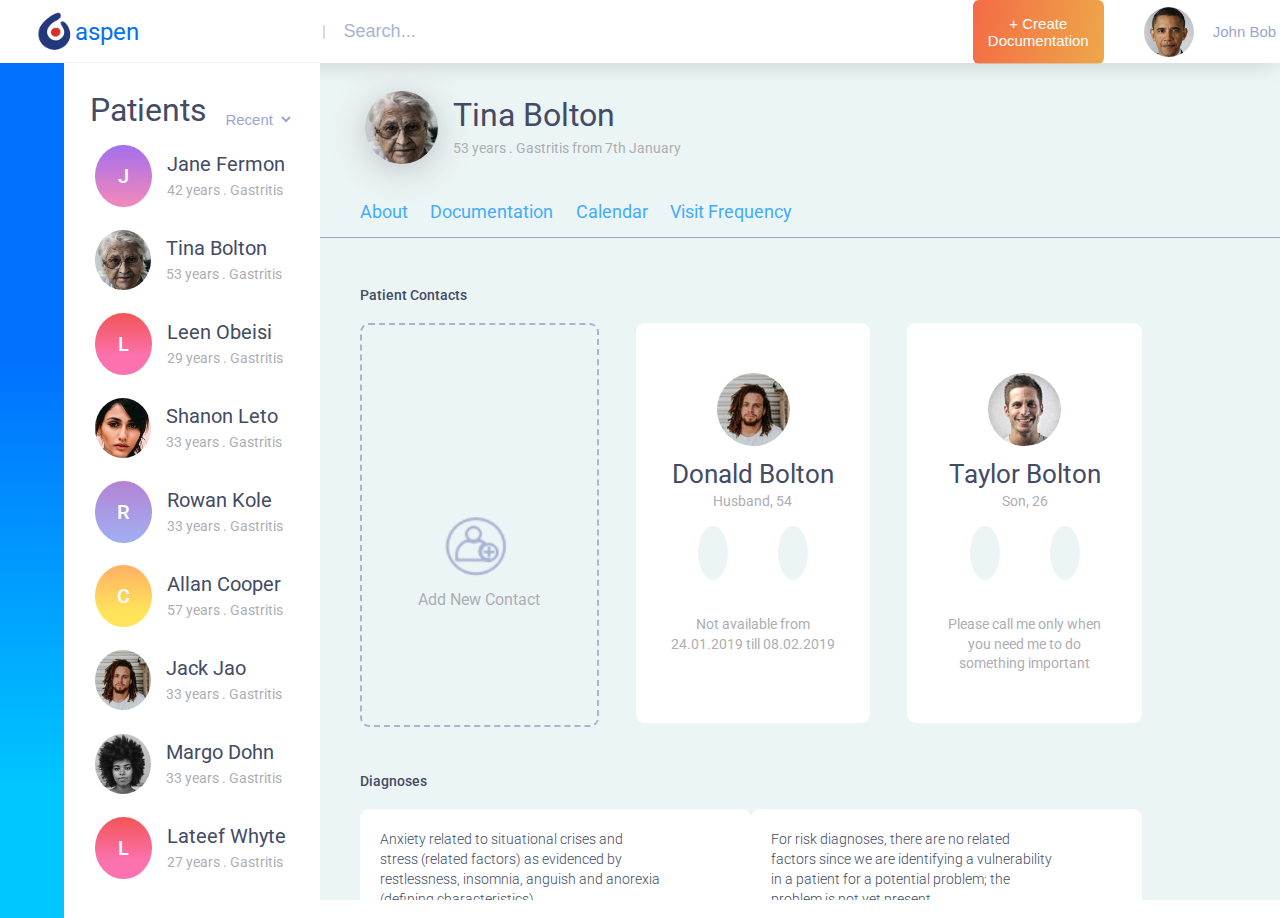
<file: index.html>
<!DOCTYPE html>
<html>
<head>
    <meta charset="utf-8" />
    <meta http-equiv="X-UA-Compatible" content="IE=edge">
    <title>Aspen Medics</title>
    <meta name="viewport" content="width=device-width, initial-scale=1">
    <link rel="stylesheet" type="text/css" media="screen" href="reset.css" />
    <link href="https://fonts.googleapis.com/css?family=Roboto:400,500" rel="stylesheet">
    <link rel="stylesheet" href="https://use.fontawesome.com/releases/v5.7.2/css/all.css" integrity="sha384-fnmOCqbTlWIlj8LyTjo7mOUStjsKC4pOpQbqyi7RrhN7udi9RwhKkMHpvLbHG9Sr" crossorigin="anonymous">
    <link rel="stylesheet" type="text/css" media="screen" href="style.css" />
</head>
<body>
    <div class="page-wrapper">
        <div class="header">
            <a href="#">
                <img class="logo" src="images/logo-aspen.png"/> aspen
            </a>

            <div class="search">
                <i class="fas fa-search"></i>
                <input type="text" name="search" placeholder="Search..."/>
            </div>

            <div class="staff-options">
                <button class="create-documentation">+ Create Documentation</button>
                <div class="doctor-staff">
                    <img src="images/obama.jpg">
                    <select>
                        <option value="recent">John Bob</option>
                        <option value="saab">Log out</option>
                        <option value="opel">Edit Profile</option>
                    </select>
                </div>
            </div>
        </div>

        <div class="sideMenu">
            <div class="icons">
                <div class="icon">
                    <i class="fas fa-calendar "></i>
                </div>

                <div class="icon">
                    <i class="fas fa-users"></i>
                </div>
                

                <div class="icon">
                    <i class="fas fa-comments"></i>
                </div>

                <div class="icon">
                    <i class="fas fa-bell"></i>
                </div>

                <div class="icon arrow-right">
                    <i class="fas fa-arrow-up fa-rotate-90"></i>
                </div>
                
            </div>
            
        </div>

        <div class="aside">
            <div class="patientOption">
                <p>Patients</p>
                <select>
                    <option value="recent">Recent</option>
                    <option value="weekly">Weekly</option>
                    <option value="monthly">Monthly</option>
                    <option value="year">Year</option>
                </select>
            </div>

            <div class="patientList">

                <div class="patient">
                    <div id="gradientJ" class="imageholder gradientpadding">
                        <p>J</p>
                    </div>
                    <div class="patientName">
                        <p>Jane Fermon <i class="fas fa-mars"></i></p>
                        <small>42 years . Gastritis</small>
                    </div>
                </div>

                <div class="patient">
                    <div class="imageholder">
                        <img src="images/mail-3.jpeg">
                    </div>
                    <div class="patientName">
                        <p>Tina Bolton <i class="fas fa-venus"></i></p>
                        <small>53 years . Gastritis</small>
                    </div>
                </div>

                <div class="patient">
                    <div id="gradientL" class="imageholder gradientpadding">
                        <p>L</p>
                    </div>
                    <div class="patientName">
                        <p>Leen Obeisi <i class="fas fa-venus"></i></p>
                        <small>29 years . Gastritis</small>
                    </div>
                </div>

                <div class="patient">
                    <div class="imageholder">
                        <img src="images/face.jpeg">
                    </div>
                    <div class="patientName">
                        <p>Shanon Leto <i class="fas fa-mars"></i></p>
                        <small>33 years . Gastritis</small>
                    </div>
                </div>

                <div class="patient">
                    <div id="gradientR" class="imageholder gradientpadding">
                        <p>R</p>
                    </div>
                    <div class="patientName">
                        <p>Rowan Kole <i class="fas fa-mars"></i></p>
                        <small>33 years . Gastritis</small>
                    </div>
                </div>

                <div class="patient">
                    <div id="gradientC" class="imageholder gradientpadding">
                        <p>C</p>
                    </div>
                    <div class="patientName">
                        <p>Allan Cooper <i class="fas fa-mars"></i></p>
                        <small>57 years . Gastritis</small>
                    </div>
                </div>

                <div class="patient">
                    <div class="imageholder">
                        <img src="images/user.jpeg">
                    </div>
                    <div class="patientName">
                        <p>Jack Jao <i class="fas fa-mars"></i></p>
                        <small>33 years . Gastritis</small>
                    </div>
                </div>

                <div class="patient">
                    <div class="imageholder">
                        <img src="images/afro.jpeg">
                    </div>
                    <div class="patientName">
                        <p>Margo Dohn <i class="fas fa-venus"></i></p>
                        <small>33 years . Gastritis</small>
                    </div>
                </div>

                <div class="patient">
                    <div id="gradientL" class="imageholder gradientpadding">
                        <p>L</p>
                    </div>
                    <div class="patientName">
                        <p>Lateef Whyte <i class="fas fa-mars"></i></p>
                        <small>27 years . Gastritis</small>
                    </div>
                </div>

                <div class="patient">
                    <div class="imageholder">
                        <img src="images/john.jpg">
                    </div>
                    <div class="patientName">
                        <p>Ilyas Mao <i class="fas fa-mars"></i></p>
                        <small>29 years . Gastritis</small>
                    </div>
                </div>

                <div class="patient">
                    <div class="imageholder">
                        <img src="images/user.jpeg">
                    </div>
                    <div class="patientName">
                        <p>May Chao <i class="fas fa-venus"></i></p>
                        <small>43 years . Gastritis</small>
                    </div>
                </div>

                <div class="patient">
                    <div class="imageholder">
                        <img src="images/user.jpeg">
                    </div>
                    <div class="patientName">
                        <p>May Chao <i class="fas fa-venus"></i></p>
                        <small>43 years . Gastritis</small>
                    </div>
                </div>

                <div class="patient">
                    <div class="imageholder">
                        <img src="images/user.jpeg">
                    </div>
                    <div class="patientName">
                        <p>May Chao <i class="fas fa-venus"></i></p>
                        <small>43 years . Gastritis</small>
                    </div>
                </div>

                <div class="patient">
                    <div class="imageholder">
                        <img src="images/user.jpeg">
                    </div>
                    <div class="patientName">
                        <p>May Chao <i class="fas fa-venus"></i></p>
                        <small>43 years . Gastritis</small>
                    </div>
                </div>

                <div class="patient">
                    <div class="imageholder">
                        <img src="images/user.jpeg">
                    </div>
                    <div class="patientName">
                        <p>May Chao <i class="fas fa-venus"></i></p>
                        <small>43 years . Gastritis</small>
                    </div>
                </div>

                <div class="patient">
                    <div class="imageholder">
                        <img src="images/user.jpeg">
                    </div>
                    <div class="patientName">
                        <p>May Chao <i class="fas fa-venus"></i></p>
                        <small>43 years . Gastritis</small>
                    </div>
                </div>

                <div class="patient">
                    <div class="imageholder">
                        <img src="images/user.jpeg">
                    </div>
                    <div class="patientName">
                        <p>May Chao <i class="fas fa-venus"></i></p>
                        <small>43 years . Gastritis</small>
                    </div>
                </div>

                <div class="patient">
                    <div class="imageholder">
                        <img src="images/user.jpeg">
                    </div>
                    <div class="patientName">
                        <p>May Chao <i class="fas fa-venus"></i></p>
                        <small>43 years . Gastritis</small>
                    </div>
                </div>

                <div class="patient">
                    <div class="imageholder">
                        <img src="images/user.jpeg">
                    </div>
                    <div class="patientName">
                        <p>May Chao <i class="fas fa-venus"></i></p>
                        <small>43 years . Gastritis</small>
                    </div>
                </div>

                <div class="patient">
                    <div class="imageholder">
                        <img src="images/user.jpeg">
                    </div>
                    <div class="patientName">
                        <p>May Chao <i class="fas fa-venus"></i></p>
                        <small>43 years . Gastritis</small>
                    </div>
                </div>

                <div class="patient">
                    <div class="imageholder">
                        <img src="images/user.jpeg">
                    </div>
                    <div class="patientName">
                        <p>May Chao <i class="fas fa-venus"></i></p>
                        <small>43 years . Gastritis</small>
                    </div>
                </div>

                <div class="patient">
                    <div class="imageholder">
                        <img src="images/user.jpeg">
                    </div>
                    <div class="patientName">
                        <p>May Chao <i class="fas fa-venus"></i></p>
                        <small>43 years . Gastritis</small>
                    </div>
                </div>

                <div class="patient">
                    <div class="imageholder">
                        <img src="images/user.jpeg">
                    </div>
                    <div class="patientName">
                        <p>May Chao <i class="fas fa-venus"></i></p>
                        <small>43 years . Gastritis</small>
                    </div>
                </div>

                <div class="patient">
                    <div class="imageholder">
                        <img src="images/user.jpeg">
                    </div>
                    <div class="patientName">
                        <p>May Chao <i class="fas fa-venus"></i></p>
                        <small>43 years . Gastritis</small>
                    </div>
                </div>

                <div class="patient">
                    <div class="imageholder">
                        <img src="images/user.jpeg">
                    </div>
                    <div class="patientName">
                        <p>May Chao <i class="fas fa-venus"></i></p>
                        <small>43 years . Gastritis</small>
                    </div>
                </div>

                <div class="patient">
                    <div class="imageholder">
                        <img src="images/user.jpeg">
                    </div>
                    <div class="patientName">
                        <p>May Chao <i class="fas fa-venus"></i></p>
                        <small>43 years . Gastritis</small>
                    </div>
                </div>

                <div class="patient">
                    <div class="imageholder">
                        <img src="images/user.jpeg">
                    </div>
                    <div class="patientName">
                        <p>May Chao <i class="fas fa-venus"></i></p>
                        <small>43 years . Gastritis</small>
                    </div>
                </div>

                <div class="patient">
                    <div class="imageholder">
                        <img src="images/user.jpeg">
                    </div>
                    <div class="patientName">
                        <p>May Chao <i class="fas fa-venus"></i></p>
                        <small>43 years . Gastritis</small>
                    </div>
                </div>

                <div class="patient">
                    <div class="imageholder">
                        <img src="images/user.jpeg">
                    </div>
                    <div class="patientName">
                        <p>May Chao <i class="fas fa-venus"></i></p>
                        <small>43 years . Gastritis</small>
                    </div>
                </div>

                <div class="patient">
                    <div class="imageholder">
                        <img src="images/user.jpeg">
                    </div>
                    <div class="patientName">
                        <p>May Chao <i class="fas fa-venus"></i></p>
                        <small>43 years . Gastritis</small>
                    </div>
                </div>

                <div class="patient">
                    <div class="imageholder">
                        <img src="images/user.jpeg">
                    </div>
                    <div class="patientName">
                        <p>May Chao <i class="fas fa-venus"></i></p>
                        <small>43 years . Gastritis</small>
                    </div>
                </div>

                <div class="patient">
                    <div class="imageholder">
                        <img src="images/user.jpeg">
                    </div>
                    <div class="patientName">
                        <p>May Chao <i class="fas fa-venus"></i></p>
                        <small>43 years . Gastritis</small>
                    </div>
                </div>

                <div class="patient">
                    <div class="imageholder">
                        <img src="images/user.jpeg">
                    </div>
                    <div class="patientName">
                        <p>May Chao <i class="fas fa-venus"></i></p>
                        <small>43 years . Gastritis</small>
                    </div>
                </div>

                <div class="patient">
                    <div class="imageholder">
                        <img src="images/user.jpeg">
                    </div>
                    <div class="patientName">
                        <p>May Chao <i class="fas fa-venus"></i></p>
                        <small>43 years . Gastritis</small>
                    </div>
                </div>

            </div>

        </div>

        <div class="main">
            <div class="patient">
                <div class="imageholder">
                    <img src="images/mail-3.jpeg">
                </div>
                <div class="patientName">
                    <p>Tina Bolton</p>
                    <small>53 years . Gastritis from 7th January</small>
                </div>
            </div>

            <nav>
                <ul class="navLinks">
                    <a  href="#" class="active"><li>About</li></a>
                    <a href="documentation.html"><li>Documentation</li></a>
                    <a href="calendar.html"><li>Calendar</li></a>
                    <a href="visit.html"><li>Visit Frequency</li></a>
                </ul>
            </nav>

            <div class="patientRelative">
                <p>Patient Contacts</p>

                <div class="relatives">
                    <div id="add-relative" class="relative">
                        <a href="#"><img src="icons/addUser.png">
                        <p>Add New Contact</p></a>
                    </div>

                    <div class="relative">
                        <img src="images/user.jpeg">
                        <p class="relName">Donald Bolton</p>
                        <small>Husband, 54</small>
                        <div class="contact-icons">
                            <a href="#"><i class="fas fa-phone fa-flip-horizontal" title="+2348098335283"></i></a>
                            <a href=""><i class="fas fa-envelope" title="donald@bolton.me"></i></a>
                        </div>
                        <small class="availability">Not available from 24.01.2019 till 08.02.2019</small>
                    </div>

                    <div class="relative">
                        <img src="images/john.jpg">
                        <p class="relName">Taylor Bolton</p>
                        <small>Son, 26</small>
                        <div class="contact-icons">
                            <a href=""><i class="fas fa-phone fa-flip-horizontal" title="+234123456789"></i></a>
                            <a href=""><i class="fas fa-envelope" title="taylor@bolton.me"></i></a>
                        </div>
                        <small class="availability">Please call me only when you need me to do something important</small>
                    </div>
                </div>

                <div class="patientDiagnoses">
                    <p>Diagnoses</p>
                    <div class="diagnoses">
                        <div class="diagnosis">
                            <div class="description">
                                <p>Anxiety related to situational crises and stress (related factors) as evidenced by restlessness, insomnia, anguish and anorexia (defining characteristics).</p>
                                <i class="fas fa-ellipsis-v" title="Read More"></i>
                            </div>

                            <p class="desc-date">07 January, 2019</p>
                        </div>
                        
                        <div class="diagnosis">
                            <div class="description">
                                <p>For risk diagnoses, there are no related factors since we are identifying a vulnerability in a patient for a potential problem; the problem is not yet present.</p>
                                <i class="fas fa-ellipsis-v" title="Read More"></i>
                            </div>

                            <p class="desc-date">29 November, 2018</p>
                        </div>
                    </div>

            </div>
        </div>
    </div>
</body>
</html>
</file>
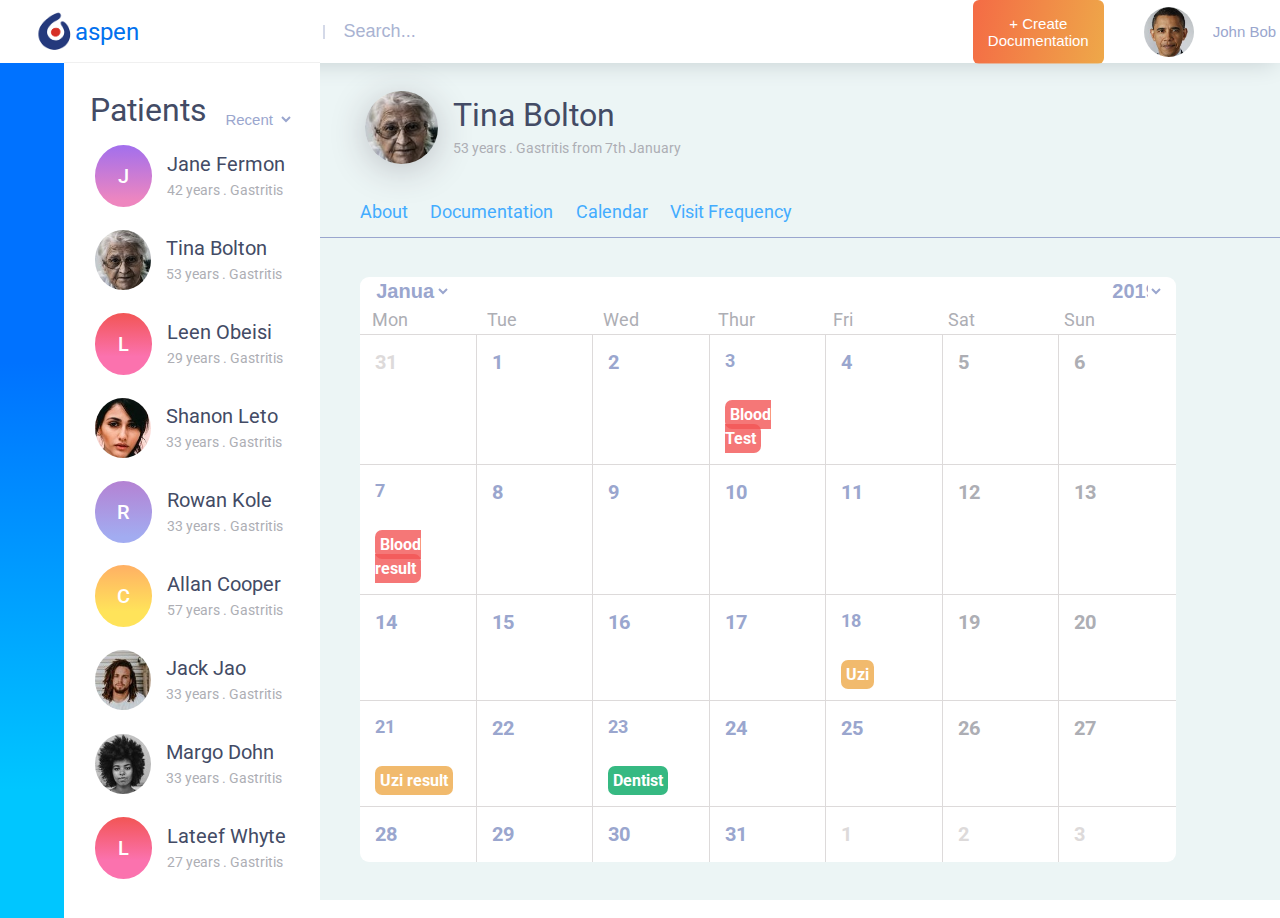
<file: calendar.html>
<!DOCTYPE html>
<html>
<head>
    <meta charset="utf-8" />
    <meta http-equiv="X-UA-Compatible" content="IE=edge">
    <title>Aspen Medics</title>
    <meta name="viewport" content="width=device-width, initial-scale=1">
    <link rel="stylesheet" type="text/css" media="screen" href="reset.css" />
    <link href="https://fonts.googleapis.com/css?family=Roboto:400,500" rel="stylesheet">
    <link rel="stylesheet" href="https://use.fontawesome.com/releases/v5.7.2/css/all.css" integrity="sha384-fnmOCqbTlWIlj8LyTjo7mOUStjsKC4pOpQbqyi7RrhN7udi9RwhKkMHpvLbHG9Sr" crossorigin="anonymous">
    <link rel="stylesheet" type="text/css" media="screen" href="style.css" />
</head>
<body>
    <div class="page-wrapper">
        <div class="header">
            <a href="#">
                <img class="logo" src="images/logo-aspen.png"/> aspen
            </a>

            <div class="search">
                <i class="fas fa-search"></i>
                <input type="text" name="search" placeholder="Search..."/>
            </div>

            <div class="staff-options">
                <button class="create-documentation">+ Create Documentation</button>
                <div class="doctor-staff">
                    <img src="images/obama.jpg">
                    <select>
                        <option value="recent">John Bob</option>
                        <option value="saab">Log out</option>
                        <option value="opel">Edit Profile</option>
                    </select>
                </div>
            </div>
        </div>

        <div class="sideMenu">
            <div class="icons">
                <div class="icon">
                    <i class="fas fa-calendar "></i>
                </div>

                <div class="icon">
                    <i class="fas fa-users"></i>
                </div>
                

                <div class="icon">
                    <i class="fas fa-comments"></i>
                </div>

                <div class="icon">
                    <i class="fas fa-bell"></i>
                </div>

                <div class="icon arrow-right">
                    <i class="fas fa-arrow-up fa-rotate-90"></i>
                </div>
                
            </div>
            
        </div>

        <div class="aside">
            <div class="patientOption">
                <p>Patients</p>
                <select>
                    <option value="recent">Recent</option>
                    <option value="weekly">Weekly</option>
                    <option value="monthly">Monthly</option>
                    <option value="year">Year</option>
                </select>
            </div>

            <div class="patientList">

                <div class="patient">
                    <div id="gradientJ" class="imageholder gradientpadding">
                        <p>J</p>
                    </div>
                    <div class="patientName">
                        <p>Jane Fermon <i class="fas fa-mars"></i></p>
                        <small>42 years . Gastritis</small>
                    </div>
                </div>

                <div class="patient">
                    <div class="imageholder">
                        <img src="images/mail-3.jpeg">
                    </div>
                    <div class="patientName">
                        <p>Tina Bolton <i class="fas fa-venus"></i></p>
                        <small>53 years . Gastritis</small>
                    </div>
                </div>

                <div class="patient">
                    <div id="gradientL" class="imageholder gradientpadding">
                        <p>L</p>
                    </div>
                    <div class="patientName">
                        <p>Leen Obeisi <i class="fas fa-venus"></i></p>
                        <small>29 years . Gastritis</small>
                    </div>
                </div>

                <div class="patient">
                    <div class="imageholder">
                        <img src="images/face.jpeg">
                    </div>
                    <div class="patientName">
                        <p>Shanon Leto <i class="fas fa-mars"></i></p>
                        <small>33 years . Gastritis</small>
                    </div>
                </div>

                <div class="patient">
                    <div id="gradientR" class="imageholder gradientpadding">
                        <p>R</p>
                    </div>
                    <div class="patientName">
                        <p>Rowan Kole <i class="fas fa-mars"></i></p>
                        <small>33 years . Gastritis</small>
                    </div>
                </div>

                <div class="patient">
                    <div id="gradientC" class="imageholder gradientpadding">
                        <p>C</p>
                    </div>
                    <div class="patientName">
                        <p>Allan Cooper <i class="fas fa-mars"></i></p>
                        <small>57 years . Gastritis</small>
                    </div>
                </div>

                <div class="patient">
                    <div class="imageholder">
                        <img src="images/user.jpeg">
                    </div>
                    <div class="patientName">
                        <p>Jack Jao <i class="fas fa-mars"></i></p>
                        <small>33 years . Gastritis</small>
                    </div>
                </div>

                <div class="patient">
                    <div class="imageholder">
                        <img src="images/afro.jpeg">
                    </div>
                    <div class="patientName">
                        <p>Margo Dohn <i class="fas fa-venus"></i></p>
                        <small>33 years . Gastritis</small>
                    </div>
                </div>

                <div class="patient">
                    <div id="gradientL" class="imageholder gradientpadding">
                        <p>L</p>
                    </div>
                    <div class="patientName">
                        <p>Lateef Whyte <i class="fas fa-mars"></i></p>
                        <small>27 years . Gastritis</small>
                    </div>
                </div>

                <div class="patient">
                    <div class="imageholder">
                        <img src="images/john.jpg">
                    </div>
                    <div class="patientName">
                        <p>Ilyas Mao <i class="fas fa-mars"></i></p>
                        <small>29 years . Gastritis</small>
                    </div>
                </div>

                <div class="patient">
                    <div class="imageholder">
                        <img src="images/user.jpeg">
                    </div>
                    <div class="patientName">
                        <p>May Chao <i class="fas fa-venus"></i></p>
                        <small>43 years . Gastritis</small>
                    </div>
                </div>

                <div class="patient">
                    <div class="imageholder">
                        <img src="images/user.jpeg">
                    </div>
                    <div class="patientName">
                        <p>May Chao <i class="fas fa-venus"></i></p>
                        <small>43 years . Gastritis</small>
                    </div>
                </div>

                <div class="patient">
                    <div class="imageholder">
                        <img src="images/user.jpeg">
                    </div>
                    <div class="patientName">
                        <p>May Chao <i class="fas fa-venus"></i></p>
                        <small>43 years . Gastritis</small>
                    </div>
                </div>

                <div class="patient">
                    <div class="imageholder">
                        <img src="images/user.jpeg">
                    </div>
                    <div class="patientName">
                        <p>May Chao <i class="fas fa-venus"></i></p>
                        <small>43 years . Gastritis</small>
                    </div>
                </div>

                <div class="patient">
                    <div class="imageholder">
                        <img src="images/user.jpeg">
                    </div>
                    <div class="patientName">
                        <p>May Chao <i class="fas fa-venus"></i></p>
                        <small>43 years . Gastritis</small>
                    </div>
                </div>

                <div class="patient">
                    <div class="imageholder">
                        <img src="images/user.jpeg">
                    </div>
                    <div class="patientName">
                        <p>May Chao <i class="fas fa-venus"></i></p>
                        <small>43 years . Gastritis</small>
                    </div>
                </div>

                <div class="patient">
                    <div class="imageholder">
                        <img src="images/user.jpeg">
                    </div>
                    <div class="patientName">
                        <p>May Chao <i class="fas fa-venus"></i></p>
                        <small>43 years . Gastritis</small>
                    </div>
                </div>

                <div class="patient">
                    <div class="imageholder">
                        <img src="images/user.jpeg">
                    </div>
                    <div class="patientName">
                        <p>May Chao <i class="fas fa-venus"></i></p>
                        <small>43 years . Gastritis</small>
                    </div>
                </div>

                <div class="patient">
                    <div class="imageholder">
                        <img src="images/user.jpeg">
                    </div>
                    <div class="patientName">
                        <p>May Chao <i class="fas fa-venus"></i></p>
                        <small>43 years . Gastritis</small>
                    </div>
                </div>

                <div class="patient">
                    <div class="imageholder">
                        <img src="images/user.jpeg">
                    </div>
                    <div class="patientName">
                        <p>May Chao <i class="fas fa-venus"></i></p>
                        <small>43 years . Gastritis</small>
                    </div>
                </div>

                <div class="patient">
                    <div class="imageholder">
                        <img src="images/user.jpeg">
                    </div>
                    <div class="patientName">
                        <p>May Chao <i class="fas fa-venus"></i></p>
                        <small>43 years . Gastritis</small>
                    </div>
                </div>

                <div class="patient">
                    <div class="imageholder">
                        <img src="images/user.jpeg">
                    </div>
                    <div class="patientName">
                        <p>May Chao <i class="fas fa-venus"></i></p>
                        <small>43 years . Gastritis</small>
                    </div>
                </div>

                <div class="patient">
                    <div class="imageholder">
                        <img src="images/user.jpeg">
                    </div>
                    <div class="patientName">
                        <p>May Chao <i class="fas fa-venus"></i></p>
                        <small>43 years . Gastritis</small>
                    </div>
                </div>

                <div class="patient">
                    <div class="imageholder">
                        <img src="images/user.jpeg">
                    </div>
                    <div class="patientName">
                        <p>May Chao <i class="fas fa-venus"></i></p>
                        <small>43 years . Gastritis</small>
                    </div>
                </div>

                <div class="patient">
                    <div class="imageholder">
                        <img src="images/user.jpeg">
                    </div>
                    <div class="patientName">
                        <p>May Chao <i class="fas fa-venus"></i></p>
                        <small>43 years . Gastritis</small>
                    </div>
                </div>

                <div class="patient">
                    <div class="imageholder">
                        <img src="images/user.jpeg">
                    </div>
                    <div class="patientName">
                        <p>May Chao <i class="fas fa-venus"></i></p>
                        <small>43 years . Gastritis</small>
                    </div>
                </div>

                <div class="patient">
                    <div class="imageholder">
                        <img src="images/user.jpeg">
                    </div>
                    <div class="patientName">
                        <p>May Chao <i class="fas fa-venus"></i></p>
                        <small>43 years . Gastritis</small>
                    </div>
                </div>

                <div class="patient">
                    <div class="imageholder">
                        <img src="images/user.jpeg">
                    </div>
                    <div class="patientName">
                        <p>May Chao <i class="fas fa-venus"></i></p>
                        <small>43 years . Gastritis</small>
                    </div>
                </div>

                <div class="patient">
                    <div class="imageholder">
                        <img src="images/user.jpeg">
                    </div>
                    <div class="patientName">
                        <p>May Chao <i class="fas fa-venus"></i></p>
                        <small>43 years . Gastritis</small>
                    </div>
                </div>

                <div class="patient">
                    <div class="imageholder">
                        <img src="images/user.jpeg">
                    </div>
                    <div class="patientName">
                        <p>May Chao <i class="fas fa-venus"></i></p>
                        <small>43 years . Gastritis</small>
                    </div>
                </div>

                <div class="patient">
                    <div class="imageholder">
                        <img src="images/user.jpeg">
                    </div>
                    <div class="patientName">
                        <p>May Chao <i class="fas fa-venus"></i></p>
                        <small>43 years . Gastritis</small>
                    </div>
                </div>

                <div class="patient">
                    <div class="imageholder">
                        <img src="images/user.jpeg">
                    </div>
                    <div class="patientName">
                        <p>May Chao <i class="fas fa-venus"></i></p>
                        <small>43 years . Gastritis</small>
                    </div>
                </div>

                <div class="patient">
                    <div class="imageholder">
                        <img src="images/user.jpeg">
                    </div>
                    <div class="patientName">
                        <p>May Chao <i class="fas fa-venus"></i></p>
                        <small>43 years . Gastritis</small>
                    </div>
                </div>

                <div class="patient">
                    <div class="imageholder">
                        <img src="images/user.jpeg">
                    </div>
                    <div class="patientName">
                        <p>May Chao <i class="fas fa-venus"></i></p>
                        <small>43 years . Gastritis</small>
                    </div>
                </div>

            </div>

        </div>

        <div class="main">
            <div class="patient">
                <div class="imageholder">
                    <img src="images/mail-3.jpeg">
                </div>
                <div class="patientName">
                    <p>Tina Bolton</p>
                    <small>53 years . Gastritis from 7th January</small>
                </div>
            </div>

            <nav>
                <ul class="navLinks">
                    <a href="index.html"><li>About</li></a>
                    <a href="documentation.html"><li>Documentation</li></a>
                    <a href="#"><li>Calendar</li></a>
                    <a href="visit.html"><li>Visit Frequency</li></a>
                </ul>
            </nav>

            <div class="calendar-wrapper">
                <div class="month-year">
                    <div class="my-wrapper">
                
                            <select class="month">
                                <option>January</option>
                                <option>February</option>
                                <option>March</option>
                                <option>April</option>
                                <option>May</option>
                                <option>June</option>
                                <option>July</option>
                                <option>August</option>
                                <option>September</option>
                                <option>October</option>
                                <option>November</option>
                                <option>December</option>
                            </select>
        
                            <select class="year">
                                <option>2019</option>
                                <option>2018</option>
                                <option>2017</option>
                                <option>2016</option>
                                <option>2015</option>
                            </select>

                    </div>
                    <div class="days">
                        <p>Mon</p>
                        <p>Tue</p>
                        <p>Wed</p>
                        <p>Thur</p>
                        <p>Fri</p>
                        <p>Sat</p>
                        <p>Sun</p>
            
                    </div>
                </div>

                <div class="day out">31</div>
                <div class="day">1</div>
                <div class="day">2</div>
                <div class="day"><p>3</p><span class="badge">Blood Test</span></div>
                <div class="day">4</div>
                <div class="day grey">5</div>
                <div class="day grey no-right">6</div>
                <div class="day"><p>7</p><span class="badge">Blood result</span></div>
                <div class="day">8</div>
                <div class="day">9</div>
                <div class="day">10</div>
                <div class="day">11</div>
                <div class="day grey">12</div>
                <div class="day grey no-right">13</div>
                <div class="day">14</div>
                <div class="day">15</div>
                <div class="day">16</div>
                <div class="day">17</div>
                <div class="day"><p>18</p><span class="badge uzi">Uzi</span></div>
                <div class="day grey">19</div>
                <div class="day grey no-right">20</div>
                <div class="day"><p>21</p><span class="badge uzi">Uzi result</span></div>
                <div class="day">22</div>
                <div class="day"><p>23</p><span class="badge greenS">Dentist</span></div>
                <div class="day">24</div>
                <div class="day">25</div>
                <div class="day grey">26</div>
                <div class="day grey no-right">27</div>
                <div class="day">28</div>
                <div class="day">29</div>
                <div class="day">30</div>
                <div class="day">31</div>
                <div class="day out">1</div>
                <div class="day out">2</div>
                <div class="day out no-right">3</div>

            </div>
        </div>
    </div>
</body>
</html>
</file>
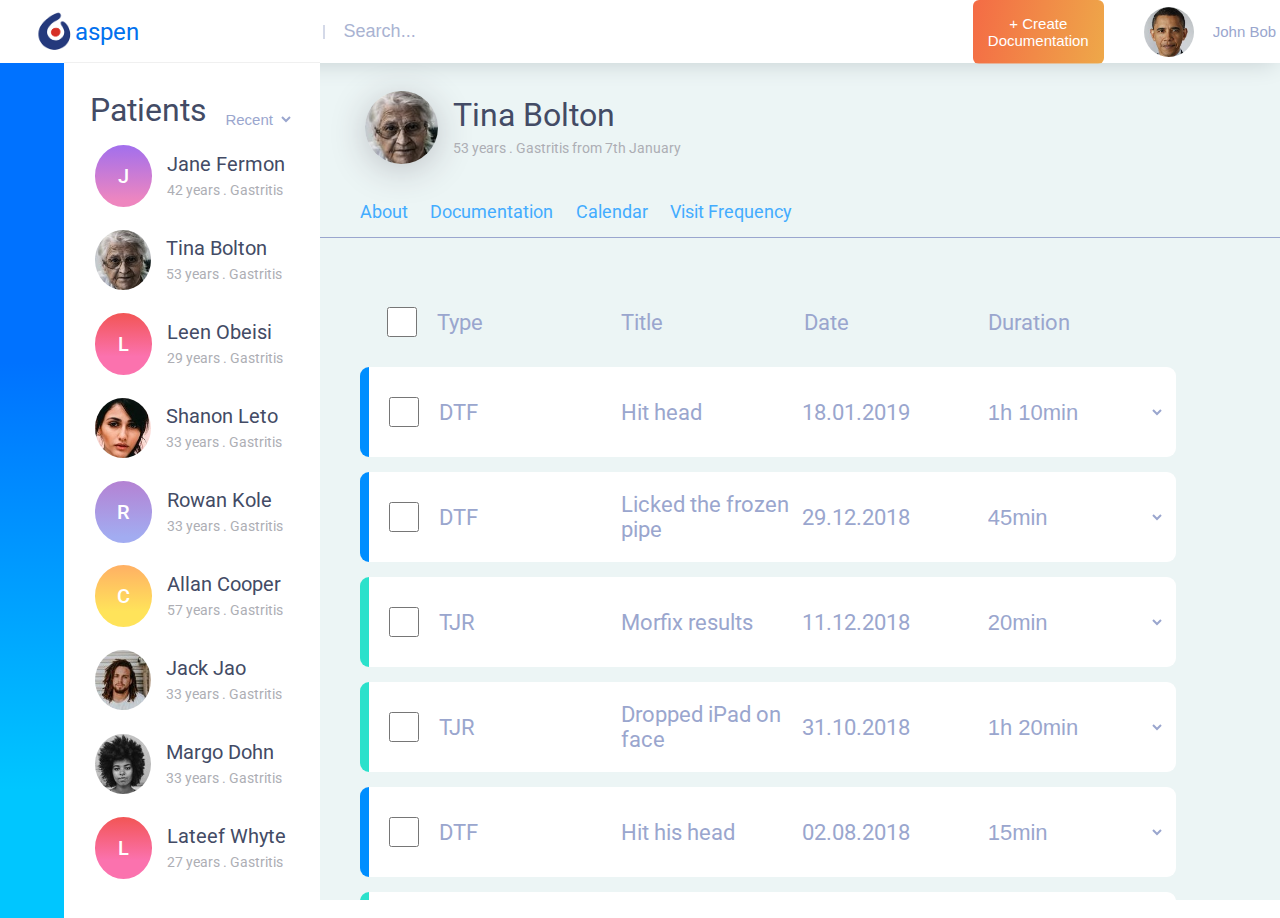
<file: documentation.html>
<!DOCTYPE html>
<html>
<head>
    <meta charset="utf-8" />
    <meta http-equiv="X-UA-Compatible" content="IE=edge">
    <title>Aspen Medics</title>
    <meta name="viewport" content="width=device-width, initial-scale=1">
    <link rel="stylesheet" type="text/css" media="screen" href="reset.css" />
    <link href="https://fonts.googleapis.com/css?family=Roboto:400,500" rel="stylesheet">
    <link rel="stylesheet" href="https://use.fontawesome.com/releases/v5.7.2/css/all.css" integrity="sha384-fnmOCqbTlWIlj8LyTjo7mOUStjsKC4pOpQbqyi7RrhN7udi9RwhKkMHpvLbHG9Sr" crossorigin="anonymous">
    <link rel="stylesheet" type="text/css" media="screen" href="style.css" />
</head>
<body>
    <div class="page-wrapper">
        <div class="header">
            <a href="#">
                <img class="logo" src="images/logo-aspen.png"/> aspen
            </a>

            <div class="search">
                <i class="fas fa-search"></i>
                <input type="text" name="search" placeholder="Search..."/>
            </div>

            <div class="staff-options">
                <button class="create-documentation">+ Create Documentation</button>
                <div class="doctor-staff">
                    <img src="images/obama.jpg">
                    <select>
                        <option value="recent">John Bob</option>
                        <option value="saab">Log out</option>
                        <option value="opel">Edit Profile</option>
                    </select>
                </div>
            </div>
        </div>

        <div class="sideMenu">
            <div class="icons">
                <div class="icon">
                    <i class="fas fa-calendar "></i>
                </div>

                <div class="icon">
                    <i class="fas fa-users"></i>
                </div>
                

                <div class="icon">
                    <i class="fas fa-comments"></i>
                </div>

                <div class="icon">
                    <i class="fas fa-bell"></i>
                </div>

                <div class="icon arrow-right">
                    <i class="fas fa-arrow-up fa-rotate-90"></i>
                </div>
                
            </div>
            
        </div>

        <div class="aside">
            <div class="patientOption">
                <p>Patients</p>
                <select>
                    <option value="recent">Recent</option>
                    <option value="saab">Weekly</option>
                    <option value="opel">Monthly</option>
                    <option value="audi">Year</option>
                </select>
            </div>

            <div class="patientList">

                <div class="patient">
                    <div id="gradientJ" class="imageholder gradientpadding">
                        <p>J</p>
                    </div>
                    <div class="patientName">
                        <p>Jane Fermon <i class="fas fa-mars"></i></p>
                        <small>42 years . Gastritis</small>
                    </div>
                </div>

                <div class="patient">
                    <div class="imageholder">
                        <img src="images/mail-3.jpeg">
                    </div>
                    <div class="patientName">
                        <p>Tina Bolton <i class="fas fa-venus"></i></p>
                        <small>53 years . Gastritis</small>
                    </div>
                </div>

                <div class="patient">
                    <div id="gradientL" class="imageholder gradientpadding">
                        <p>L</p>
                    </div>
                    <div class="patientName">
                        <p>Leen Obeisi <i class="fas fa-venus"></i></p>
                        <small>29 years . Gastritis</small>
                    </div>
                </div>

                <div class="patient">
                    <div class="imageholder">
                        <img src="images/face.jpeg">
                    </div>
                    <div class="patientName">
                        <p>Shanon Leto <i class="fas fa-mars"></i></p>
                        <small>33 years . Gastritis</small>
                    </div>
                </div>

                <div class="patient">
                    <div id="gradientR" class="imageholder gradientpadding">
                        <p>R</p>
                    </div>
                    <div class="patientName">
                        <p>Rowan Kole <i class="fas fa-mars"></i></p>
                        <small>33 years . Gastritis</small>
                    </div>
                </div>

                <div class="patient">
                    <div id="gradientC" class="imageholder gradientpadding">
                        <p>C</p>
                    </div>
                    <div class="patientName">
                        <p>Allan Cooper <i class="fas fa-mars"></i></p>
                        <small>57 years . Gastritis</small>
                    </div>
                </div>

                <div class="patient">
                    <div class="imageholder">
                        <img src="images/user.jpeg">
                    </div>
                    <div class="patientName">
                        <p>Jack Jao <i class="fas fa-mars"></i></p>
                        <small>33 years . Gastritis</small>
                    </div>
                </div>

                <div class="patient">
                    <div class="imageholder">
                        <img src="images/afro.jpeg">
                    </div>
                    <div class="patientName">
                        <p>Margo Dohn <i class="fas fa-venus"></i></p>
                        <small>33 years . Gastritis</small>
                    </div>
                </div>

                <div class="patient">
                    <div id="gradientL" class="imageholder gradientpadding">
                        <p>L</p>
                    </div>
                    <div class="patientName">
                        <p>Lateef Whyte <i class="fas fa-mars"></i></p>
                        <small>27 years . Gastritis</small>
                    </div>
                </div>

                <div class="patient">
                    <div class="imageholder">
                        <img src="images/john.jpg">
                    </div>
                    <div class="patientName">
                        <p>Ilyas Mao <i class="fas fa-mars"></i></p>
                        <small>29 years . Gastritis</small>
                    </div>
                </div>

                <div class="patient">
                    <div class="imageholder">
                        <img src="images/user.jpeg">
                    </div>
                    <div class="patientName">
                        <p>May Chao <i class="fas fa-venus"></i></p>
                        <small>43 years . Gastritis</small>
                    </div>
                </div>

                <div class="patient">
                    <div class="imageholder">
                        <img src="images/user.jpeg">
                    </div>
                    <div class="patientName">
                        <p>May Chao <i class="fas fa-venus"></i></p>
                        <small>43 years . Gastritis</small>
                    </div>
                </div>

                <div class="patient">
                    <div class="imageholder">
                        <img src="images/user.jpeg">
                    </div>
                    <div class="patientName">
                        <p>May Chao <i class="fas fa-venus"></i></p>
                        <small>43 years . Gastritis</small>
                    </div>
                </div>

                <div class="patient">
                    <div class="imageholder">
                        <img src="images/user.jpeg">
                    </div>
                    <div class="patientName">
                        <p>May Chao <i class="fas fa-venus"></i></p>
                        <small>43 years . Gastritis</small>
                    </div>
                </div>

                <div class="patient">
                    <div class="imageholder">
                        <img src="images/user.jpeg">
                    </div>
                    <div class="patientName">
                        <p>May Chao <i class="fas fa-venus"></i></p>
                        <small>43 years . Gastritis</small>
                    </div>
                </div>

                <div class="patient">
                    <div class="imageholder">
                        <img src="images/user.jpeg">
                    </div>
                    <div class="patientName">
                        <p>May Chao <i class="fas fa-venus"></i></p>
                        <small>43 years . Gastritis</small>
                    </div>
                </div>

                <div class="patient">
                    <div class="imageholder">
                        <img src="images/user.jpeg">
                    </div>
                    <div class="patientName">
                        <p>May Chao <i class="fas fa-venus"></i></p>
                        <small>43 years . Gastritis</small>
                    </div>
                </div>

                <div class="patient">
                    <div class="imageholder">
                        <img src="images/user.jpeg">
                    </div>
                    <div class="patientName">
                        <p>May Chao <i class="fas fa-venus"></i></p>
                        <small>43 years . Gastritis</small>
                    </div>
                </div>

                <div class="patient">
                    <div class="imageholder">
                        <img src="images/user.jpeg">
                    </div>
                    <div class="patientName">
                        <p>May Chao <i class="fas fa-venus"></i></p>
                        <small>43 years . Gastritis</small>
                    </div>
                </div>

                <div class="patient">
                    <div class="imageholder">
                        <img src="images/user.jpeg">
                    </div>
                    <div class="patientName">
                        <p>May Chao <i class="fas fa-venus"></i></p>
                        <small>43 years . Gastritis</small>
                    </div>
                </div>

                <div class="patient">
                    <div class="imageholder">
                        <img src="images/user.jpeg">
                    </div>
                    <div class="patientName">
                        <p>May Chao <i class="fas fa-venus"></i></p>
                        <small>43 years . Gastritis</small>
                    </div>
                </div>

                <div class="patient">
                    <div class="imageholder">
                        <img src="images/user.jpeg">
                    </div>
                    <div class="patientName">
                        <p>May Chao <i class="fas fa-venus"></i></p>
                        <small>43 years . Gastritis</small>
                    </div>
                </div>

                <div class="patient">
                    <div class="imageholder">
                        <img src="images/user.jpeg">
                    </div>
                    <div class="patientName">
                        <p>May Chao <i class="fas fa-venus"></i></p>
                        <small>43 years . Gastritis</small>
                    </div>
                </div>

                <div class="patient">
                    <div class="imageholder">
                        <img src="images/user.jpeg">
                    </div>
                    <div class="patientName">
                        <p>May Chao <i class="fas fa-venus"></i></p>
                        <small>43 years . Gastritis</small>
                    </div>
                </div>

                <div class="patient">
                    <div class="imageholder">
                        <img src="images/user.jpeg">
                    </div>
                    <div class="patientName">
                        <p>May Chao <i class="fas fa-venus"></i></p>
                        <small>43 years . Gastritis</small>
                    </div>
                </div>

                <div class="patient">
                    <div class="imageholder">
                        <img src="images/user.jpeg">
                    </div>
                    <div class="patientName">
                        <p>May Chao <i class="fas fa-venus"></i></p>
                        <small>43 years . Gastritis</small>
                    </div>
                </div>

                <div class="patient">
                    <div class="imageholder">
                        <img src="images/user.jpeg">
                    </div>
                    <div class="patientName">
                        <p>May Chao <i class="fas fa-venus"></i></p>
                        <small>43 years . Gastritis</small>
                    </div>
                </div>

                <div class="patient">
                    <div class="imageholder">
                        <img src="images/user.jpeg">
                    </div>
                    <div class="patientName">
                        <p>May Chao <i class="fas fa-venus"></i></p>
                        <small>43 years . Gastritis</small>
                    </div>
                </div>

                <div class="patient">
                    <div class="imageholder">
                        <img src="images/user.jpeg">
                    </div>
                    <div class="patientName">
                        <p>May Chao <i class="fas fa-venus"></i></p>
                        <small>43 years . Gastritis</small>
                    </div>
                </div>

                <div class="patient">
                    <div class="imageholder">
                        <img src="images/user.jpeg">
                    </div>
                    <div class="patientName">
                        <p>May Chao <i class="fas fa-venus"></i></p>
                        <small>43 years . Gastritis</small>
                    </div>
                </div>

                <div class="patient">
                    <div class="imageholder">
                        <img src="images/user.jpeg">
                    </div>
                    <div class="patientName">
                        <p>May Chao <i class="fas fa-venus"></i></p>
                        <small>43 years . Gastritis</small>
                    </div>
                </div>

                <div class="patient">
                    <div class="imageholder">
                        <img src="images/user.jpeg">
                    </div>
                    <div class="patientName">
                        <p>May Chao <i class="fas fa-venus"></i></p>
                        <small>43 years . Gastritis</small>
                    </div>
                </div>

                <div class="patient">
                    <div class="imageholder">
                        <img src="images/user.jpeg">
                    </div>
                    <div class="patientName">
                        <p>May Chao <i class="fas fa-venus"></i></p>
                        <small>43 years . Gastritis</small>
                    </div>
                </div>

                <div class="patient">
                    <div class="imageholder">
                        <img src="images/user.jpeg">
                    </div>
                    <div class="patientName">
                        <p>May Chao <i class="fas fa-venus"></i></p>
                        <small>43 years . Gastritis</small>
                    </div>
                </div>

            </div>

        </div>

        <div class="main">
            <div class="patient">
                <div class="imageholder">
                    <img src="images/mail-3.jpeg">
                </div>
                <div class="patientName">
                    <p>Tina Bolton</p>
                    <small>53 years . Gastritis from 7th January</small>
                </div>
            </div>

            <nav>
                <ul class="navLinks">
                    <a href="index.html"><li>About</li></a>
                    <a href="#"><li>Documentation</li></a>
                    <a href="calendar.html"><li>Calendar</li></a>
                    <a href="visit.html"><li>Visit Frequency</li></a>
                </ul>
            </nav>
            <div class="cases-documentation">
                <div class="case-title">
                    <input type="checkbox">
                    <p>Type</p>
                    <p>Title</p>
                    <p>Date</p>
                    <p>Duration</p>
                </div>
                <div class="cases">
                    <div class="case blue">
                        <input type="checkbox">
                        <p>DTF</p>
                        <p>Hit head</p>
                        <p>18.01.2019</p>
                        <select>
                            <option>1h 10min</option>
                        </select>
                    </div>

                    <div class="case blue">
                        <input type="checkbox">
                        <p>DTF</p>
                        <p>Licked the frozen pipe</p>
                        <p>29.12.2018</p>
                        <select>
                            <option>45min</option>
                        </select>
                    </div>

                    <div class="case green">
                        <input type="checkbox">
                        <p>TJR</p>
                        <p>Morfix results</p>
                        <p>11.12.2018</p>
                        <select>
                            <option>20min</option>
                        </select>
                    </div>

                    <div class="case green">
                        <input type="checkbox">
                        <p>TJR</p>
                        <p>Dropped iPad on face</p>
                        <p>31.10.2018</p>
                        <select>
                            <option>1h 20min</option>
                        </select>
                    </div>

                    <div class="case blue">
                        <input type="checkbox">
                        <p>DTF</p>
                        <p>Hit his head</p>
                        <p>02.08.2018</p>
                        <select>
                            <option>15min</option>
                        </select>
                    </div>

                    <div class="case green">
                        <input type="checkbox">
                        <p>TJR</p>
                        <p>Hit his head</p>
                        <p>26.07.2018</p>
                        <select>
                            <option>1h 20min</option>
                        </select>
                    </div>

                    <div class="case blue">
                        <input type="checkbox">
                        <p>DTF</p>
                        <p>Hit his head</p>
                        <p>02.08.2018</p>
                        <select>
                            <option>15min</option>
                        </select>
                    </div>

                    <div class="case blue">
                        <input type="checkbox">
                        <p>DTF</p>
                        <p>Hit his head</p>
                        <p>02.08.2018</p>
                        <select>
                            <option>15min</option>
                        </select>
                    </div>

                    <div class="case green">
                        <input type="checkbox">
                        <p>TJR</p>
                        <p>Hit his head</p>
                        <p>26.07.2018</p>
                        <select>
                            <option>1h 20min</option>
                        </select>
                    </div>

                    <div class="case green">
                        <input type="checkbox">
                        <p>TJR</p>
                        <p>Hit his head</p>
                        <p>26.07.2018</p>
                        <select>
                            <option>1h 20min</option>
                        </select>
                    </div>

                    <div class="case green">
                        <input type="checkbox">
                        <p>TJR</p>
                        <p>Hit his head</p>
                        <p>26.07.2018</p>
                        <select>
                            <option>1h 20min</option>
                        </select>
                    </div>

                    <div class="case green">
                        <input type="checkbox">
                        <p>TJR</p>
                        <p>Hit his head</p>
                        <p>26.07.2018</p>
                        <select>
                            <option>1h 20min</option>
                        </select>
                    </div>

                    <div class="case blue">
                        <input type="checkbox">
                        <p>DTF</p>
                        <p>Licked the frozen pipe</p>
                        <p>29.12.2018</p>
                        <select>
                            <option>45min</option>
                        </select>
                    </div>

                    <div class="case blue">
                        <input type="checkbox">
                        <p>DTF</p>
                        <p>Licked the frozen pipe</p>
                        <p>29.12.2018</p>
                        <select>
                            <option>45min</option>
                        </select>
                    </div>

                    <div class="case blue">
                        <input type="checkbox">
                        <p>DTF</p>
                        <p>Licked the frozen pipe</p>
                        <p>29.12.2018</p>
                        <select>
                            <option>45min</option>
                        </select>
                    </div>

                    <div class="case green">
                        <input type="checkbox">
                        <p>TJR</p>
                        <p>Hit his head</p>
                        <p>26.07.2018</p>
                        <select>
                            <option>1h 20min</option>
                        </select>
                    </div>

                    <div class="case green">
                        <input type="checkbox">
                        <p>TJR</p>
                        <p>Hit his head</p>
                        <p>26.07.2018</p>
                        <select>
                            <option>1h 20min</option>
                        </select>
                    </div>

                </div>

            </div>
        </div>
    </div>
</body>
</html>
</file>
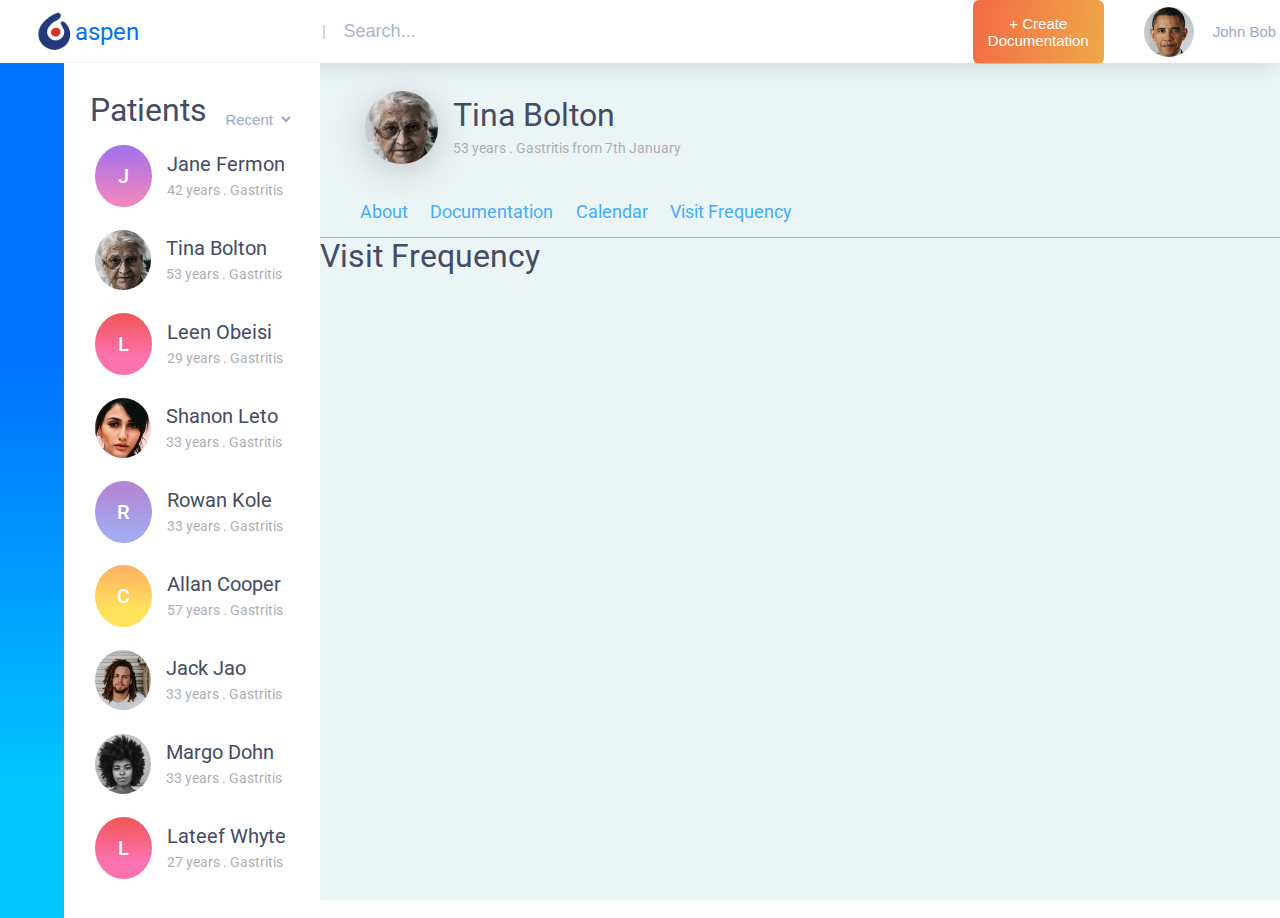
<file: visit.html>
<!DOCTYPE html>
<html>
<head>
    <meta charset="utf-8" />
    <meta http-equiv="X-UA-Compatible" content="IE=edge">
    <title>Aspen Medics</title>
    <meta name="viewport" content="width=device-width, initial-scale=1">
    <link rel="stylesheet" type="text/css" media="screen" href="reset.css" />
    <link href="https://fonts.googleapis.com/css?family=Roboto:400,500" rel="stylesheet">
    <link rel="stylesheet" href="https://use.fontawesome.com/releases/v5.7.2/css/all.css" integrity="sha384-fnmOCqbTlWIlj8LyTjo7mOUStjsKC4pOpQbqyi7RrhN7udi9RwhKkMHpvLbHG9Sr" crossorigin="anonymous">
    <link rel="stylesheet" type="text/css" media="screen" href="style.css" />
</head>
<body>
    <div class="page-wrapper">
        <div class="header">
            <a href="#">
                <img class="logo" src="images/logo-aspen.png"/> aspen
            </a>

            <div class="search">
                <i class="fas fa-search"></i>
                <input type="text" name="search" placeholder="Search..."/>
            </div>

            <div class="staff-options">
                <button class="create-documentation">+ Create Documentation</button>
                <div class="doctor-staff">
                    <img src="images/obama.jpg">
                    <select>
                        <option value="recent">John Bob</option>
                        <option value="saab">Log out</option>
                        <option value="opel">Edit Profile</option>
                    </select>
                </div>
            </div>
        </div>

        <div class="sideMenu">
            <div class="icons">
                <div class="icon">
                    <i class="fas fa-calendar "></i>
                </div>

                <div class="icon">
                    <i class="fas fa-users"></i>
                </div>
                

                <div class="icon">
                    <i class="fas fa-comments"></i>
                </div>

                <div class="icon">
                    <i class="fas fa-bell"></i>
                </div>

                <div class="icon arrow-right">
                    <i class="fas fa-arrow-up fa-rotate-90"></i>
                </div>
                
            </div>
            
        </div>

        <div class="aside">
            <div class="patientOption">
                <p>Patients</p>
                <select>
                    <option value="recent">Recent</option>
                    <option value="saab">Weekly</option>
                    <option value="opel">Monthly</option>
                    <option value="audi">Year</option>
                </select>
            </div>

            <div class="patientList">

                <div class="patient">
                    <div id="gradientJ" class="imageholder gradientpadding">
                        <p>J</p>
                    </div>
                    <div class="patientName">
                        <p>Jane Fermon <i class="fas fa-mars"></i></p>
                        <small>42 years . Gastritis</small>
                    </div>
                </div>

                <div class="patient">
                    <div class="imageholder">
                        <img src="images/mail-3.jpeg">
                    </div>
                    <div class="patientName">
                        <p>Tina Bolton <i class="fas fa-venus"></i></p>
                        <small>53 years . Gastritis</small>
                    </div>
                </div>

                <div class="patient">
                    <div id="gradientL" class="imageholder gradientpadding">
                        <p>L</p>
                    </div>
                    <div class="patientName">
                        <p>Leen Obeisi <i class="fas fa-venus"></i></p>
                        <small>29 years . Gastritis</small>
                    </div>
                </div>

                <div class="patient">
                    <div class="imageholder">
                        <img src="images/face.jpeg">
                    </div>
                    <div class="patientName">
                        <p>Shanon Leto <i class="fas fa-mars"></i></p>
                        <small>33 years . Gastritis</small>
                    </div>
                </div>

                <div class="patient">
                    <div id="gradientR" class="imageholder gradientpadding">
                        <p>R</p>
                    </div>
                    <div class="patientName">
                        <p>Rowan Kole <i class="fas fa-mars"></i></p>
                        <small>33 years . Gastritis</small>
                    </div>
                </div>

                <div class="patient">
                    <div id="gradientC" class="imageholder gradientpadding">
                        <p>C</p>
                    </div>
                    <div class="patientName">
                        <p>Allan Cooper <i class="fas fa-mars"></i></p>
                        <small>57 years . Gastritis</small>
                    </div>
                </div>

                <div class="patient">
                    <div class="imageholder">
                        <img src="images/user.jpeg">
                    </div>
                    <div class="patientName">
                        <p>Jack Jao <i class="fas fa-mars"></i></p>
                        <small>33 years . Gastritis</small>
                    </div>
                </div>

                <div class="patient">
                    <div class="imageholder">
                        <img src="images/afro.jpeg">
                    </div>
                    <div class="patientName">
                        <p>Margo Dohn <i class="fas fa-venus"></i></p>
                        <small>33 years . Gastritis</small>
                    </div>
                </div>

                <div class="patient">
                    <div id="gradientL" class="imageholder gradientpadding">
                        <p>L</p>
                    </div>
                    <div class="patientName">
                        <p>Lateef Whyte <i class="fas fa-mars"></i></p>
                        <small>27 years . Gastritis</small>
                    </div>
                </div>

                <div class="patient">
                    <div class="imageholder">
                        <img src="images/john.jpg">
                    </div>
                    <div class="patientName">
                        <p>Ilyas Mao <i class="fas fa-mars"></i></p>
                        <small>29 years . Gastritis</small>
                    </div>
                </div>

                <div class="patient">
                    <div class="imageholder">
                        <img src="images/user.jpeg">
                    </div>
                    <div class="patientName">
                        <p>May Chao <i class="fas fa-venus"></i></p>
                        <small>43 years . Gastritis</small>
                    </div>
                </div>

                <div class="patient">
                    <div class="imageholder">
                        <img src="images/user.jpeg">
                    </div>
                    <div class="patientName">
                        <p>May Chao <i class="fas fa-venus"></i></p>
                        <small>43 years . Gastritis</small>
                    </div>
                </div>

                <div class="patient">
                    <div class="imageholder">
                        <img src="images/user.jpeg">
                    </div>
                    <div class="patientName">
                        <p>May Chao <i class="fas fa-venus"></i></p>
                        <small>43 years . Gastritis</small>
                    </div>
                </div>

                <div class="patient">
                    <div class="imageholder">
                        <img src="images/user.jpeg">
                    </div>
                    <div class="patientName">
                        <p>May Chao <i class="fas fa-venus"></i></p>
                        <small>43 years . Gastritis</small>
                    </div>
                </div>

                <div class="patient">
                    <div class="imageholder">
                        <img src="images/user.jpeg">
                    </div>
                    <div class="patientName">
                        <p>May Chao <i class="fas fa-venus"></i></p>
                        <small>43 years . Gastritis</small>
                    </div>
                </div>

                <div class="patient">
                    <div class="imageholder">
                        <img src="images/user.jpeg">
                    </div>
                    <div class="patientName">
                        <p>May Chao <i class="fas fa-venus"></i></p>
                        <small>43 years . Gastritis</small>
                    </div>
                </div>

                <div class="patient">
                    <div class="imageholder">
                        <img src="images/user.jpeg">
                    </div>
                    <div class="patientName">
                        <p>May Chao <i class="fas fa-venus"></i></p>
                        <small>43 years . Gastritis</small>
                    </div>
                </div>

                <div class="patient">
                    <div class="imageholder">
                        <img src="images/user.jpeg">
                    </div>
                    <div class="patientName">
                        <p>May Chao <i class="fas fa-venus"></i></p>
                        <small>43 years . Gastritis</small>
                    </div>
                </div>

                <div class="patient">
                    <div class="imageholder">
                        <img src="images/user.jpeg">
                    </div>
                    <div class="patientName">
                        <p>May Chao <i class="fas fa-venus"></i></p>
                        <small>43 years . Gastritis</small>
                    </div>
                </div>

                <div class="patient">
                    <div class="imageholder">
                        <img src="images/user.jpeg">
                    </div>
                    <div class="patientName">
                        <p>May Chao <i class="fas fa-venus"></i></p>
                        <small>43 years . Gastritis</small>
                    </div>
                </div>

                <div class="patient">
                    <div class="imageholder">
                        <img src="images/user.jpeg">
                    </div>
                    <div class="patientName">
                        <p>May Chao <i class="fas fa-venus"></i></p>
                        <small>43 years . Gastritis</small>
                    </div>
                </div>

                <div class="patient">
                    <div class="imageholder">
                        <img src="images/user.jpeg">
                    </div>
                    <div class="patientName">
                        <p>May Chao <i class="fas fa-venus"></i></p>
                        <small>43 years . Gastritis</small>
                    </div>
                </div>

                <div class="patient">
                    <div class="imageholder">
                        <img src="images/user.jpeg">
                    </div>
                    <div class="patientName">
                        <p>May Chao <i class="fas fa-venus"></i></p>
                        <small>43 years . Gastritis</small>
                    </div>
                </div>

                <div class="patient">
                    <div class="imageholder">
                        <img src="images/user.jpeg">
                    </div>
                    <div class="patientName">
                        <p>May Chao <i class="fas fa-venus"></i></p>
                        <small>43 years . Gastritis</small>
                    </div>
                </div>

                <div class="patient">
                    <div class="imageholder">
                        <img src="images/user.jpeg">
                    </div>
                    <div class="patientName">
                        <p>May Chao <i class="fas fa-venus"></i></p>
                        <small>43 years . Gastritis</small>
                    </div>
                </div>

                <div class="patient">
                    <div class="imageholder">
                        <img src="images/user.jpeg">
                    </div>
                    <div class="patientName">
                        <p>May Chao <i class="fas fa-venus"></i></p>
                        <small>43 years . Gastritis</small>
                    </div>
                </div>

                <div class="patient">
                    <div class="imageholder">
                        <img src="images/user.jpeg">
                    </div>
                    <div class="patientName">
                        <p>May Chao <i class="fas fa-venus"></i></p>
                        <small>43 years . Gastritis</small>
                    </div>
                </div>

                <div class="patient">
                    <div class="imageholder">
                        <img src="images/user.jpeg">
                    </div>
                    <div class="patientName">
                        <p>May Chao <i class="fas fa-venus"></i></p>
                        <small>43 years . Gastritis</small>
                    </div>
                </div>

                <div class="patient">
                    <div class="imageholder">
                        <img src="images/user.jpeg">
                    </div>
                    <div class="patientName">
                        <p>May Chao <i class="fas fa-venus"></i></p>
                        <small>43 years . Gastritis</small>
                    </div>
                </div>

                <div class="patient">
                    <div class="imageholder">
                        <img src="images/user.jpeg">
                    </div>
                    <div class="patientName">
                        <p>May Chao <i class="fas fa-venus"></i></p>
                        <small>43 years . Gastritis</small>
                    </div>
                </div>

                <div class="patient">
                    <div class="imageholder">
                        <img src="images/user.jpeg">
                    </div>
                    <div class="patientName">
                        <p>May Chao <i class="fas fa-venus"></i></p>
                        <small>43 years . Gastritis</small>
                    </div>
                </div>

                <div class="patient">
                    <div class="imageholder">
                        <img src="images/user.jpeg">
                    </div>
                    <div class="patientName">
                        <p>May Chao <i class="fas fa-venus"></i></p>
                        <small>43 years . Gastritis</small>
                    </div>
                </div>

                <div class="patient">
                    <div class="imageholder">
                        <img src="images/user.jpeg">
                    </div>
                    <div class="patientName">
                        <p>May Chao <i class="fas fa-venus"></i></p>
                        <small>43 years . Gastritis</small>
                    </div>
                </div>

                <div class="patient">
                    <div class="imageholder">
                        <img src="images/user.jpeg">
                    </div>
                    <div class="patientName">
                        <p>May Chao <i class="fas fa-venus"></i></p>
                        <small>43 years . Gastritis</small>
                    </div>
                </div>

            </div>

        </div>

        <div class="main">
            <div class="patient">
                <div class="imageholder">
                    <img src="images/mail-3.jpeg">
                </div>
                <div class="patientName">
                    <p>Tina Bolton</p>
                    <small>53 years . Gastritis from 7th January</small>
                </div>
            </div>

            <nav>
                <ul class="navLinks">
                    <a href="index.html"><li>About</li></a>
                    <a href="documentation.html"><li>Documentation</li></a>
                    <a href="calendar.html"><li>Calendar</li></a>
                    <a href="#"><li>Visit Frequency</li></a>
                </ul>
            </nav>

            <p>Visit Frequency</p>
        </div>
    </div>
</body>
</html>
</file>
<file: style.css>
:root {
    --white: #ffffff;
    --blackText: #434B65;
    --greyText: #ADAEB4;
    --otherGrey: #9AA6CE;
    --activeBlue: #008EFF;
    --navLink: #43ACFF;
    --lightMint: #e8f5f580;
    font: 20px 'Roboto', sans-serif;
}

html, body {
    height: 100%;
    box-sizing: border-box;
}

.page-wrapper {
    height: 100%;
    width: 100%;
    display: grid;
    grid-template-columns:  5% 5% 15%;
    grid-template-rows: 7vh 93vh;
    grid-template-areas: 
        "h h h h h h h h h h h h"
        "n a a m m m m m m m m m";
}

.header {
    grid-area: h;
    background: #fff;
    font-size: 18px;
    display: flex;
    box-shadow: 0 5px 25px -5px var(--greyText);
}

.header a {
    padding-left: 35px;
    display: flex;
    align-items: center;
    font-size: 24px;
    width: 23%;
    text-decoration: none;
    color: #0271EE;
}


.header .logo {
    width: 40px;
    height: 45px;
}

.header .search {
    width: 52%;
    display: flex;
    align-items: center;
}

.header .search i {
    border-left: 2px solid rgba(169, 179, 210,0.502);
    padding: 7px;
    color: rgba(169, 179, 210, 0.7);
    font-size: 24px;
    -webkit-text-stroke: 2px var(--white);

}

.search input {
    font-size: 18px;
    border: 0;
    outline: none;
    padding-left: 5px;
}

::placeholder { /* Firefox, Chrome, Safari */
    color: #A9B3D2;
 
  }

::-ms-input-placeholder { /* Microsoft Edge , Internet Explorer 10-11*/
    color: #A9B3D2;
   }
   

.header .staff-options {
    width: 24%;
    display: flex;
    height: 100%;
    align-items: center;
}

.staff-options .create-documentation {
    padding: 15px;
    margin-right: 40px;
    background: linear-gradient(101.3deg, #F46B45 0%, #EEA849 100%);
    border: 0px;
    border-radius: 6px;
    outline: none;
    color:  var(--white);
    cursor: pointer;
    font-size: 15px;

}

button.create-documentation:hover {
    box-shadow: 4px 7px rgba(232, 245, 245, 0.8);
}



.staff-options .doctor-staff {
    display: flex;
    align-items: center;
}

.doctor-staff img {
    width: 50px;
    height: 50px;
    border-radius: 50%;
    margin-right: 15px;
}

.doctor-staff p {
    cursor: pointer;
    color: var(--otherGrey);
    font-size: 18px;
}

.sideMenu {
    height: 95vh;
    display: flex;
    justify-content: center;
    align-items: center;
    grid-area: n;
    background: linear-gradient(180deg, #0072ff 35%, #00C6FF 85%);
}

.sideMenu .icons {
    height: 92%;
    width: 100%;
    display: flex;
    flex-direction: column;
    color: #fff;
    align-items: center;
}

.icons .icon {
    height: 8%;
    width: 95%;
    display: flex;
    justify-content: center;
    align-items: center;
}

.icons .icon:hover {
    border-left: 4px solid #2be1cb;
    color: #2be1cb;
}

.icons i {
    font-size: 26px;
    cursor: pointer;
    
}

.icons .arrow-right {
    margin-top: auto;
    height: 3%;
    text-decoration: underline;
}

.icons .arrow-right:hover {
    color: #0072FF;
}

/*
    Patients List
*/

.aside {
    position: relative;
    grid-area: a;
    display: flex;
    flex-direction: column;
    align-items: center;
    background: #fff;
    color: var(--blackText);
    box-shadow: 0 -1px 0px 0px rgba(107, 105, 105, 0.1);
}

.aside .patientOption {
    position: relative;
    top: 0;
    width: 80%;
    height: 8%;
    display: flex;
    justify-content: space-between;
    align-items: flex-end;
}

.patientOption p, .main p {
    font-size: 1.6rem;
    font-weight: 400;
    color: var(--blackText);
}

.patientOption select, .doctor-staff select {
    border: 0px;
    background: none;
    outline: none;
    font-size: 15px;
    color: var(--otherGrey);
    cursor: pointer;
}

.doctor-staff > select {
    font: 30px;
}

.patientOption i {
    -webkit-text-stroke: 1px var(--white);
}

.patientList {
    overflow-y: auto;
    overflow-x: hidden;
    width: 80%;
    height: 93%;
    padding-top: 10px;
}

.patientList::-webkit-scrollbar {
    background-color:#fff;
    width:8px
}

.patientList::-webkit-scrollbar-track {
    background-color:#fff
}

.patientList::-webkit-scrollbar-thumb {
    background-color:rgba(169, 179, 210,0.2);
    border-radius:16px;
    border:1px solid #fff;
}


.patient {
    display: flex;
    width: 100%;
    height: 6vh;
    align-items: center;
    padding: 10px 5px;
    margin-bottom: 10px;
}

.patientList .patient:hover{
    border-radius: 6px;
    background: #e8f5f580;
    cursor: pointer;
}

.patient .imageholder {
    width: 60px;
    height: 60px;
    border-radius: 50%;
    display: flex;
    justify-content: center;
    align-items: center;
    margin-right: 15px;
    color: var(--white);
}

.gradientpadding {
    padding: 1px;
}

.patient .imageholder img {
    width: 100%;
    height: 100%;
    object-fit: cover;
    border-radius: 50%;
}

.imageholder p {
    font-weight: 500;
}

#gradientJ {
    background: linear-gradient(180deg, #A26FED  0%,#EE86BF  90%);
}

#gradientL {
    background: linear-gradient(180deg, #F25555 0%, #FB72AE 70%);
}

#gradientR {
    background: linear-gradient(180deg, #B482D3  0%, #A2ACF1  90%);
}

#gradientC {
    background: linear-gradient(180deg, #FFB064  0%, #FFE35A 75%);
}


.patient .patientName {
    width: 70%;
}

.patientName i {
    -webkit-text-stroke: 1px var(--white);
}

.patientName small {
    font-size: 14px;
    color: var(--greyText);
}


/*
    Main Area
*/

.main {
    grid-area: m;
    background: #daebeb80;
    overflow-y: auto;
    overflow-x: hidden;
}

.main .patient {
    width: 50%;
    height: 12vh;
}

.main .imageholder {
    margin-left: 40px;
    width: 73px;
    height: 73px;
    box-shadow: 0 6px 40px -5px var(--greyText);
}

.main nav {
    width: 100%;
    height: 4vh;
    display: flex;
    padding-left: 40px;
    box-shadow: 0px 1px var(--otherGrey);
}

.main .navLinks {
    display: flex;
    width: 45%;
    height: 100%;
    justify-content: space-between;
    list-style: none;
    font-size: 18px;
    color: var(--navLink);
}

.navLinks a:focus {
    height: 100%;
    border-bottom: 2px solid #008EFF;
}

/*
    Patient Details Page
*/
.patientRelative {
    padding-left: 40px;
}

.patientRelative > p, .patientDiagnoses > p{
    font-size: 14px;
    font-weight: 500;
    width: 50%;
    margin-top: 50px;
    margin-bottom: 20px;
}

.relatives {
    width: 85%;
    height: 400px;
    display: flex;
    justify-content: space-between;
}

.relatives .relative {
    width: 30%;
    height: 100%;
    border-radius: 9px;
    background: var(--white);
    display: flex;
    flex-direction: column;
    align-items: center;
    text-align: center;
    line-height: 1.4;
}

#add-relative {
    background: none;
    border: 2px dashed #A9B3D2;
    justify-content: center;
}
#add-relative a {
    width: 70%;
    display: flex;
    flex-direction: column;
    align-items: center;
}

#add-relative p {
    font-size: 16px;
}

#add-relative img {
    width: 90px;
    height: 90px;
}

.relative img {
    width: 73px;
    height: 73px;
    border-radius: 50%;
    margin-top: 50px;
} 

.relative .relName {
    color: var(--blackText);
    font-weight: 400;
}

.relative p {
    width: 90%;
    font-size: 1.3rem;
    margin-top: 10px;
    margin-bottom: 0px;
    color: var(--greyText);
}

.relative small {
    font-size: 14px;
    color: var(--greyText);
    width: 70%;
}

.contact-icons {
    height: 73px;
    width: 90%;
    display: flex;
    align-items: center;
    justify-content: space-evenly;
    margin: 5px 0;
}

.contact-icons i {
    padding: 15px;
    background: #daebeb80;
    border-radius: 50%;
}

.contact-icons i.fa-phone {
    color: #33CDBA;
}

.availability {
    margin-top: 20px;
}

.contact-icons i.fa-envelope {
    color: #43ACFF;
}

.diagnoses {
    width: 85%;
    display: flex;
    justify-content: space-between;
    box-sizing: border-box;
}

.diagnoses .diagnosis {
    width: 45%;
    background-color: var(--white);
    border-radius: 9px;
    padding: 20px;
}

.description {
    width: 95%;
    display: flex;
    justify-content: space-between;
    color: var(--blackText);
    line-height: 20px;
}

.description p {
    font-size: 14px;
    font-weight: 300;
    width: 85%;
}

.description i {
    width: 10%;
    text-align: right;
    color: var(--greyText);
    cursor: pointer;
}

p.desc-date {
    font-size: 14px;
    font-weight: 300;
    margin-top: 30px;
    color: var(--greyText);
}


/*
    Calendar Page
*/

.calendar-wrapper {
    width: 85%;
    height: 65vh;
    margin-left: 40px;
    margin-top: 40px;
    background-color: var(--white);
    border-radius: 9px;
    display: grid;
    grid-template-columns: repeat(7, 1fr);
    grid-template-rows: repeat(6, 1fr);
    grid-template-areas: 
                        "y y y y y y y"
                        "31 1 2 3 4 5 6"
                        "7 8 9 10 11 12 13"
                        "14 15 16 17 18 19 20"
                        "21 22 23 24 25 26 27"
                        "28 29 30 31 1 2 3";
}

.month-year {
    grid-column: 1 / -1;
    display: flex;
    flex-direction: column;
    align-items: center;
}

.my-wrapper {
    width: 97%;
    height: 50%;
    display: flex;
    justify-content: space-between;
    align-items: center;
    color: var(--otherGrey);
}

.my-wrapper > * {
    background: none;
    border: none;
    font-weight: 700;
}

.my-wrapper .month {
    width: 10%;
}

.my-wrapper .year {
    width: 7%;
}

.my-wrapper > select:focus {
    outline: none;
}

.days {
    display: flex;
    width: 97%;
    height: 50%;
    align-items: center;
    
}

.days > p {
    width: 14.29%;
    font-size: 18px;
    color: var(--greyText);
}

.days > p:not(:first-child) {
    padding-left: 15px;
}

.day {
    padding: 15px;
    border-top: 0.5px solid #dddada;
    border-right: 0.5px solid #dddada;
    color: var(--otherGrey);
    font-weight: 700;
}

.grey {
    color: var(--greyText);
}

.out {
    color: #dddada;
}

.no-right {
    border-right: none;
}

.day > p {
    font-size: 18px;
    font-weight: 700;
    color: var(--otherGrey);
    margin-bottom: 30px;
}

span.badge {
    font-size: 16px;
    color: var(--white);
    padding: 5px ;
    background-color: rgba(242, 85, 85, 0.8);
    border-radius: 7px;
}

span.uzi {
    background-color: rgba(238, 169, 73, 0.8);
}

span.greenS {
    background-color: rgba(4, 167, 99, 0.8);
}


/*
    Documentation Page
*/
 .cases-documentation {
     width: 85%;
     margin-top: 40px;
     margin-left: 40px;
 }

 .case-title, .cases {
     width: 100%;
 }

 .case-title > p {
    color: var(--otherGrey);
 }

 .case-title, .case {
     display: flex;
     height: 10vh;
     align-items: center;
     color: var(--otherGrey);
 }

 .case-title > *, .case > * {
     width: 22.5%;
     font-size: 22px !important;

 }

 .cases-documentation input[type="checkbox"]{
    width: 30px;
    height: 30px; 
    cursor: pointer;
    margin: 0 20px;
  }

  .case-title input[type="checkbox"] {
      margin-left: 27px;
  }


 .cases {
     overflow-y: auto;
     height: 65vh;
 }

 .cases::-webkit-scrollbar {
    background-color:#fff;
    width:10px;
    
}

.cases::-webkit-scrollbar-track {
    background-color:#fff
}

.cases::-webkit-scrollbar-thumb {
    background-color:rgba(169, 179, 210,0.2);
    border-radius:16px;
    border:1px solid #fff;
}


 .case {
     background-color: var(--white);
     margin-bottom: 15px;
     border-radius: 9px;
 }
 .case > p {
    color: var(--otherGrey);
 }

 .blue {
     border-left: 9px solid #008EFF;
 }

 .green {
    border-left: 9px solid #2be1cb;
 }

 .cases-documentation select {
    border: 0px;
    background: none;
    outline: none;
    font-size: 15px;
    
    cursor: pointer;
 }
</file>
